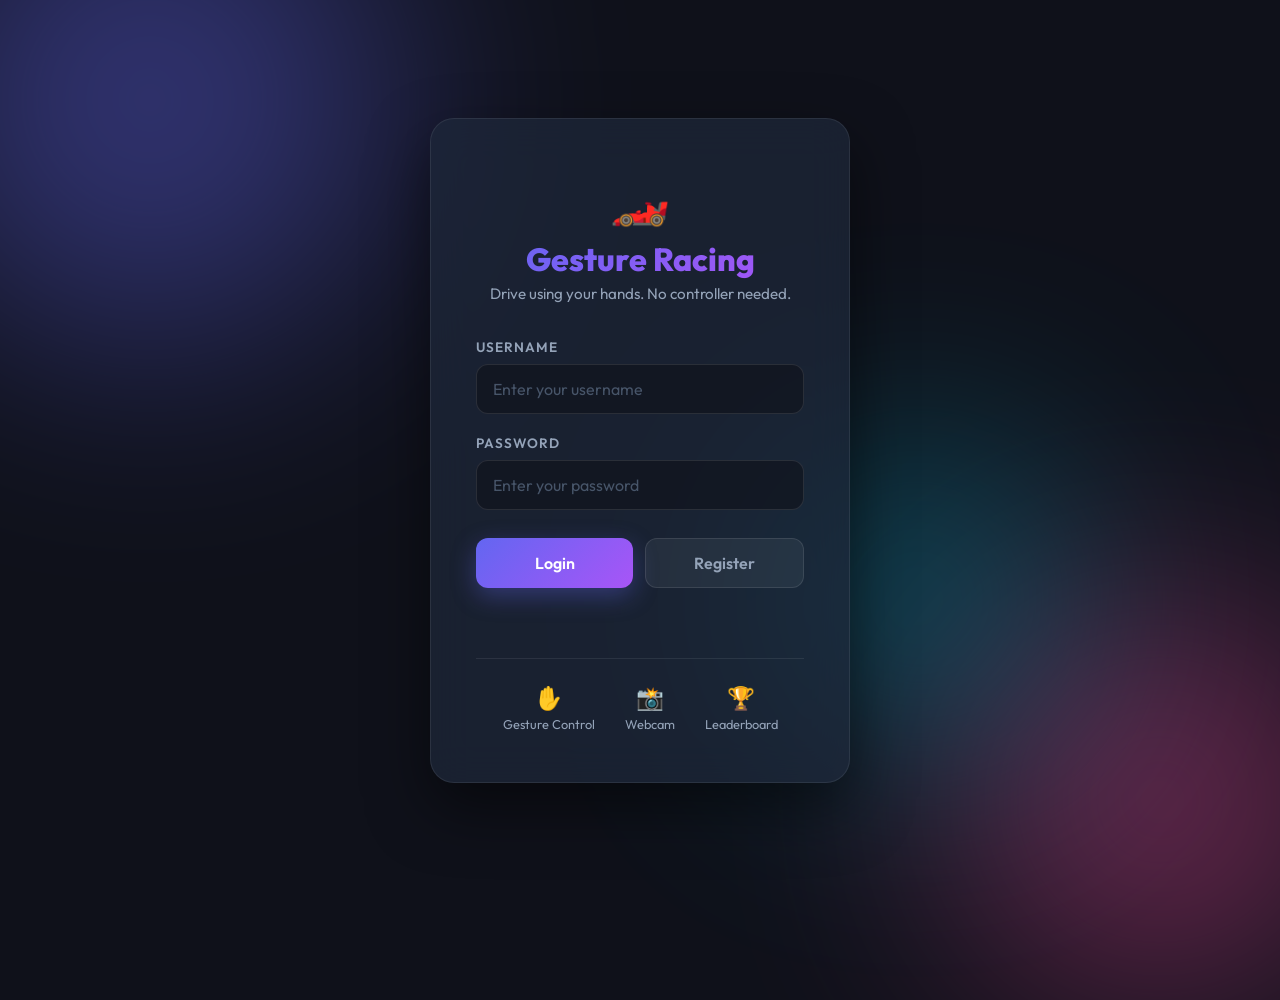
<file: templates/index.html>
<!DOCTYPE html>
<html lang="en">
<head>
    <meta charset="UTF-8">
    <meta name="viewport" content="width=device-width, initial-scale=1.0">
    <title>Gesture Racing - Login</title>
    <link href="https://fonts.googleapis.com/css2?family=Outfit:wght@300;400;600;800&display=swap" rel="stylesheet">
    <style>
        :root {
            --bg: #0f111a;
            --card-bg: rgba(30, 41, 59, 0.7);
            --accent: #6366f1;
            --accent-hover: #818cf8;
            --text: #e2e8f0;
            --text-dim: #94a3b8;
            --error: #f87171;
            --success: #34d399;
            --glass-border: rgba(255,255,255,0.08);
        }
        * { margin:0; padding:0; box-sizing:border-box; }
        body {
            font-family: 'Outfit', sans-serif;
            background: var(--bg);
            color: var(--text);
            min-height: 100vh;
            display: flex;
            align-items: center;
            justify-content: center;
            overflow: hidden;
            position: relative;
        }
        .blob {
            position: absolute;
            border-radius: 50%;
            filter: blur(120px);
            z-index: 0;
            opacity: 0.4;
            animation: blobFloat 18s infinite ease-in-out alternate;
        }
        .blob-1 { width:500px; height:500px; background:#6366f1; top:-150px; left:-100px; }
        .blob-2 { width:400px; height:400px; background:#ec4899; bottom:-100px; right:-80px; animation-delay:-9s; }
        .blob-3 { width:300px; height:300px; background:#06b6d4; top:50%; left:60%; animation-delay:-5s; }
        @keyframes blobFloat {
            0% { transform: translate(0,0) scale(1); }
            100% { transform: translate(60px,40px) scale(1.15); }
        }

        .login-container {
            position: relative; z-index: 1;
            background: var(--card-bg);
            backdrop-filter: blur(20px);
            -webkit-backdrop-filter: blur(20px);
            border: 1px solid var(--glass-border);
            border-radius: 24px;
            padding: 50px 45px;
            width: 420px;
            box-shadow: 0 25px 60px rgba(0,0,0,0.5);
        }

        .login-container .logo {
            text-align: center;
            margin-bottom: 10px;
        }
        .login-container .logo span { font-size: 3rem; }
        .login-container h1 {
            text-align: center;
            font-size: 2rem;
            font-weight: 800;
            background: linear-gradient(135deg, #6366f1 0%, #a855f7 100%);
            -webkit-background-clip: text;
            -webkit-text-fill-color: transparent;
            margin-bottom: 5px;
        }
        .login-container .subtitle {
            text-align: center;
            color: var(--text-dim);
            font-size: 0.95rem;
            margin-bottom: 35px;
        }

        .form-group { margin-bottom: 20px; }
        .form-group label {
            display: block;
            font-size: 0.85rem;
            font-weight: 600;
            color: var(--text-dim);
            margin-bottom: 8px;
            text-transform: uppercase;
            letter-spacing: 1px;
        }
        .form-group input {
            width: 100%;
            padding: 14px 16px;
            background: rgba(15,17,26,0.6);
            border: 1px solid rgba(255,255,255,0.1);
            border-radius: 12px;
            color: var(--text);
            font-size: 1rem;
            font-family: inherit;
            outline: none;
            transition: border-color 0.3s, box-shadow 0.3s;
        }
        .form-group input:focus {
            border-color: var(--accent);
            box-shadow: 0 0 0 3px rgba(99,102,241,0.15);
        }
        .form-group input::placeholder { color: #475569; }

        .btn-row {
            display: flex;
            gap: 12px;
            margin-top: 28px;
        }
        .btn {
            flex: 1;
            padding: 14px;
            border: none;
            border-radius: 12px;
            font-size: 1rem;
            font-weight: 600;
            cursor: pointer;
            font-family: inherit;
            transition: transform 0.2s, box-shadow 0.2s;
        }
        .btn:hover { transform: translateY(-2px); }
        .btn:active { transform: translateY(1px); }

        .btn-primary {
            background: linear-gradient(135deg, #6366f1 0%, #a855f7 100%);
            color: white;
            box-shadow: 0 8px 25px rgba(99,102,241,0.35);
        }
        .btn-primary:hover { box-shadow: 0 12px 35px rgba(99,102,241,0.5); }

        .btn-secondary {
            background: rgba(255,255,255,0.06);
            color: var(--text-dim);
            border: 1px solid rgba(255,255,255,0.1);
        }
        .btn-secondary:hover { background: rgba(255,255,255,0.1); color: var(--text); }

        .message {
            text-align: center;
            margin-top: 18px;
            font-size: 0.9rem;
            min-height: 22px;
            transition: color 0.3s;
        }
        .message.error { color: var(--error); }
        .message.success { color: var(--success); }

        .features {
            display: flex;
            justify-content: center;
            gap: 30px;
            margin-top: 30px;
            padding-top: 25px;
            border-top: 1px solid var(--glass-border);
        }
        .feature {
            text-align: center;
            font-size: 0.8rem;
            color: var(--text-dim);
        }
        .feature span { font-size: 1.4rem; display: block; margin-bottom: 4px; }
    </style>
</head>
<body>
    <div class="blob blob-1"></div>
    <div class="blob blob-2"></div>
    <div class="blob blob-3"></div>

    <div class="login-container">
        <div class="logo"><span>🏎️</span></div>
        <h1>Gesture Racing</h1>
        <p class="subtitle">Drive using your hands. No controller needed.</p>

        <div class="form-group">
            <label>Username</label>
            <input type="text" id="username" placeholder="Enter your username" autocomplete="off">
        </div>
        <div class="form-group">
            <label>Password</label>
            <input type="password" id="password" placeholder="Enter your password">
        </div>

        <div class="btn-row">
            <button class="btn btn-primary" onclick="doLogin()">Login</button>
            <button class="btn btn-secondary" onclick="doRegister()">Register</button>
        </div>

        <p class="message" id="msg"></p>

        <div class="features">
            <div class="feature"><span>✋</span>Gesture Control</div>
            <div class="feature"><span>📸</span>Webcam</div>
            <div class="feature"><span>🏆</span>Leaderboard</div>
        </div>
    </div>

    <script>
        const msgEl = document.getElementById('msg');
        
        async function doLogin() {
            const username = document.getElementById('username').value.trim();
            const password = document.getElementById('password').value.trim();
            if (!username || !password) { showMsg('Please fill in all fields', 'error'); return; }
            
            const res = await fetch('/api/login', {
                method: 'POST',
                headers: {'Content-Type': 'application/json'},
                body: JSON.stringify({username, password})
            });
            const data = await res.json();
            if (data.success) {
                showMsg('Login successful! Redirecting...', 'success');
                setTimeout(() => window.location.href = '/game', 600);
            } else { showMsg(data.message, 'error'); }
        }

        async function doRegister() {
            const username = document.getElementById('username').value.trim();
            const password = document.getElementById('password').value.trim();
            if (!username || !password) { showMsg('Please fill in all fields', 'error'); return; }
            
            const res = await fetch('/api/register', {
                method: 'POST',
                headers: {'Content-Type': 'application/json'},
                body: JSON.stringify({username, password})
            });
            const data = await res.json();
            if (data.success) {
                showMsg('Registered! Redirecting...', 'success');
                setTimeout(() => window.location.href = '/game', 600);
            } else { showMsg(data.message, 'error'); }
        }

        function showMsg(text, type) {
            msgEl.textContent = text;
            msgEl.className = 'message ' + type;
        }

        // Enter key submits login
        document.getElementById('password').addEventListener('keydown', function(e) {
            if(e.key === 'Enter') doLogin();
        });
    </script>
</body>
</html>
</file>
